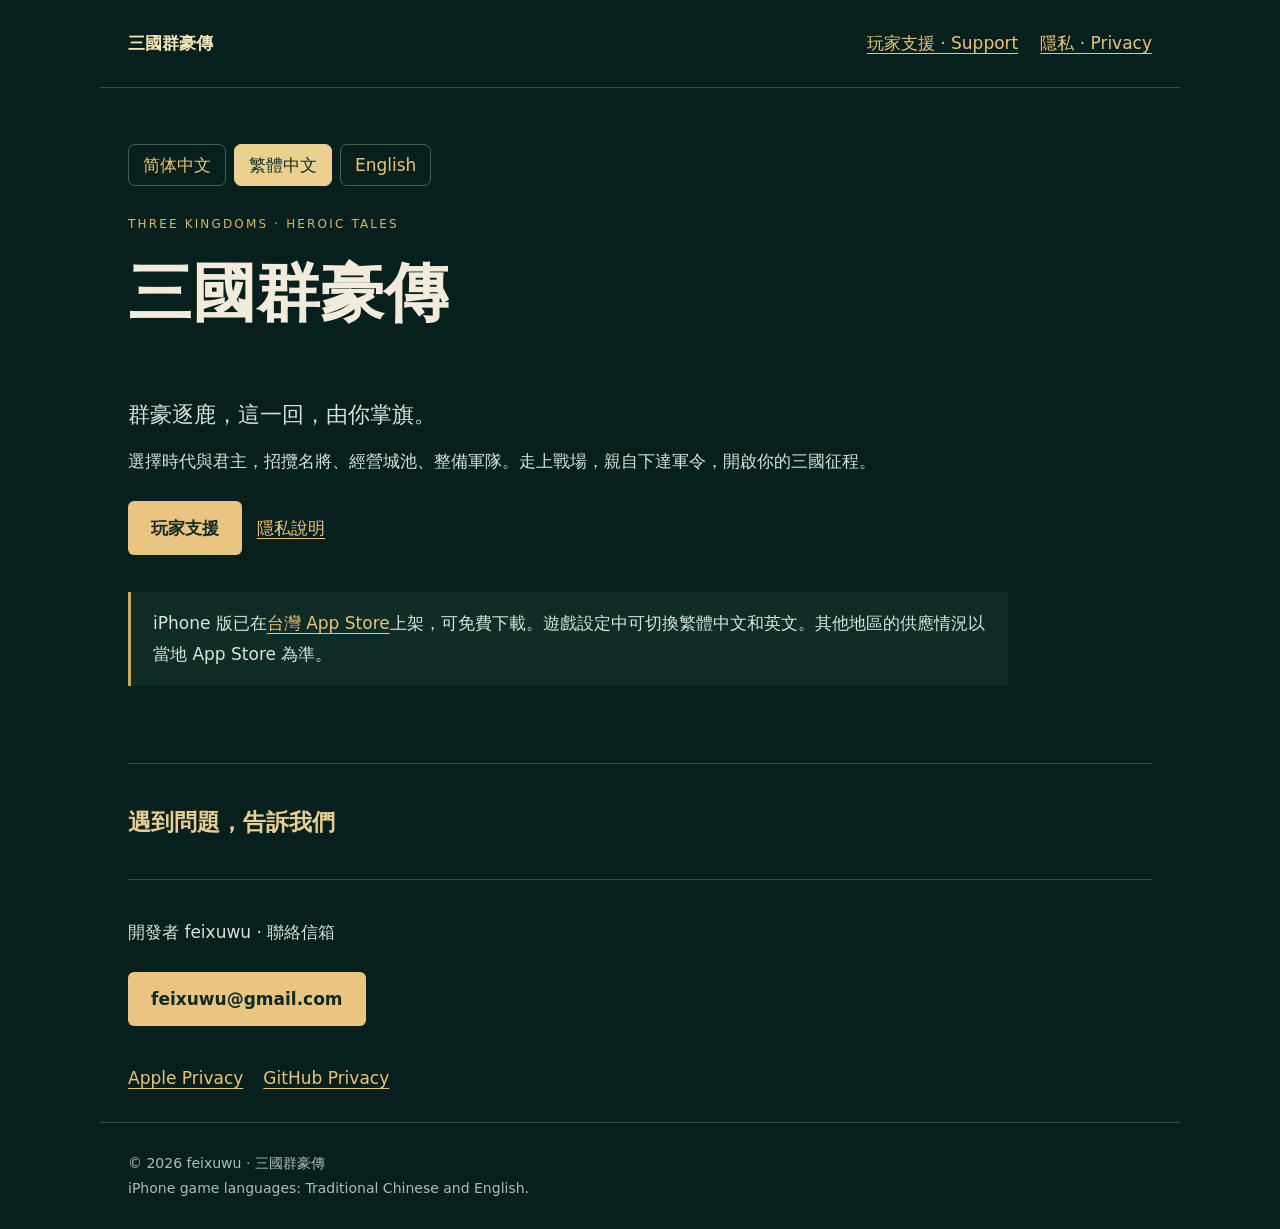
<file: index.html>
<!doctype html><html lang="zh-Hant"><head><meta charset="utf-8"><meta name="viewport" content="width=device-width,initial-scale=1"><meta name="description" content="三國群豪傳 / Three Kingdoms: Heroic Tales — official player support and privacy information. iPhone game languages: Traditional Chinese and English."><title>三國群豪傳 · 玩家支援</title><link rel="stylesheet" href="site.css"><script defer src="site.js"></script></head><body><header><a class="brand" href="index.html" data-nav>三國群豪傳</a><nav><a href="support.html" data-nav>玩家支援 · Support</a><a href="privacy.html" data-nav>隱私 · Privacy</a></nav></header><main><div class="languages" aria-label="Website language">
<a data-choice="zh-Hans" href="index.html?lang=zh-Hans">简体中文</a>
<a data-choice="zh-Hant" href="index.html?lang=zh-Hant">繁體中文</a>
<a data-choice="en-US" href="index.html?lang=en-US">English</a>
</div>
<section lang="zh-Hans" data-language="zh-Hans" data-title="三国群豪传 · 三国群豪传">
<div class="eyebrow">THREE KINGDOMS · HEROIC TALES</div><h1>三国群豪传</h1>
<div class="hero"><p class="lead">群豪逐鹿，这一回，由你掌旗。</p><p>选择时代与君主，招揽名将、经营城池、整备军队。走上战场，亲自下达军令，开启你的三国征程。</p><a class="button" href="support.html?lang=zh-Hans">玩家支持</a><a href="privacy.html?lang=zh-Hans">隐私说明</a><p class="notice">iPhone 版已在<a href="https://apps.apple.com/tw/app/%E4%B8%89%E5%9C%8B%E7%BE%A4%E8%B1%AA%E5%82%B3/id6826643461">台湾 App Store</a>上架，可免费下载。游戏设置中可切换繁体中文和英文。其他地区的可用性以当地 App Store 为准。</p></div><h2>遇到问题，告诉我们</h2>
<div class="contact"><p>开发者 feixuwu · 联系邮箱</p><a class="button" href="mailto:feixuwu@gmail.com">feixuwu@gmail.com</a></div></section>
<section lang="zh-Hant" data-language="zh-Hant" data-title="三國群豪傳 · 三國群豪傳">
<div class="eyebrow">THREE KINGDOMS · HEROIC TALES</div><h1>三國群豪傳</h1>
<div class="hero"><p class="lead">群豪逐鹿，這一回，由你掌旗。</p><p>選擇時代與君主，招攬名將、經營城池、整備軍隊。走上戰場，親自下達軍令，開啟你的三國征程。</p><a class="button" href="support.html?lang=zh-Hant">玩家支援</a><a href="privacy.html?lang=zh-Hant">隱私說明</a><p class="notice">iPhone 版已在<a href="https://apps.apple.com/tw/app/%E4%B8%89%E5%9C%8B%E7%BE%A4%E8%B1%AA%E5%82%B3/id6826643461">台灣 App Store</a>上架，可免費下載。遊戲設定中可切換繁體中文和英文。其他地區的供應情況以當地 App Store 為準。</p></div><h2>遇到問題，告訴我們</h2>
<div class="contact"><p>開發者 feixuwu · 聯絡信箱</p><a class="button" href="mailto:feixuwu@gmail.com">feixuwu@gmail.com</a></div></section>
<section lang="en-US" data-language="en-US" data-title="Three Kingdoms: Heroic Tales · Three Kingdoms: Heroic Tales">
<div class="eyebrow">THREE KINGDOMS · HEROIC TALES</div><h1>Three Kingdoms: Heroic Tales</h1>
<div class="hero"><p class="lead">Rival warlords. Your campaign to lead.</p><p>Choose an era and a ruler. Recruit officers, develop cities and prepare an army. Take command on the battlefield and make each campaign your own.</p><a class="button" href="support.html?lang=en-US">Player support</a><a href="privacy.html?lang=en-US">Privacy</a><p class="notice">The iPhone version is available as a free download on the <a href="https://apps.apple.com/tw/app/%E4%B8%89%E5%9C%8B%E7%BE%A4%E8%B1%AA%E5%82%B3/id6826643461">Taiwan App Store</a>. Switch between Traditional Chinese and English in the game settings. Availability in other regions depends on your local App Store.</p></div><h2>Let us help you get back to your campaign</h2>
<div class="contact"><p>Developer feixuwu · Contact</p><a class="button" href="mailto:feixuwu@gmail.com">feixuwu@gmail.com</a></div></section>
<div class="links"><a href="https://www.apple.com/legal/privacy/">Apple Privacy</a><a href="https://docs.github.com/en/site-policy/privacy-policies/github-general-privacy-statement">GitHub Privacy</a></div></main><footer>© 2026 feixuwu · 三國群豪傳<br>iPhone game languages: Traditional Chinese and English.</footer></body></html>
</file>
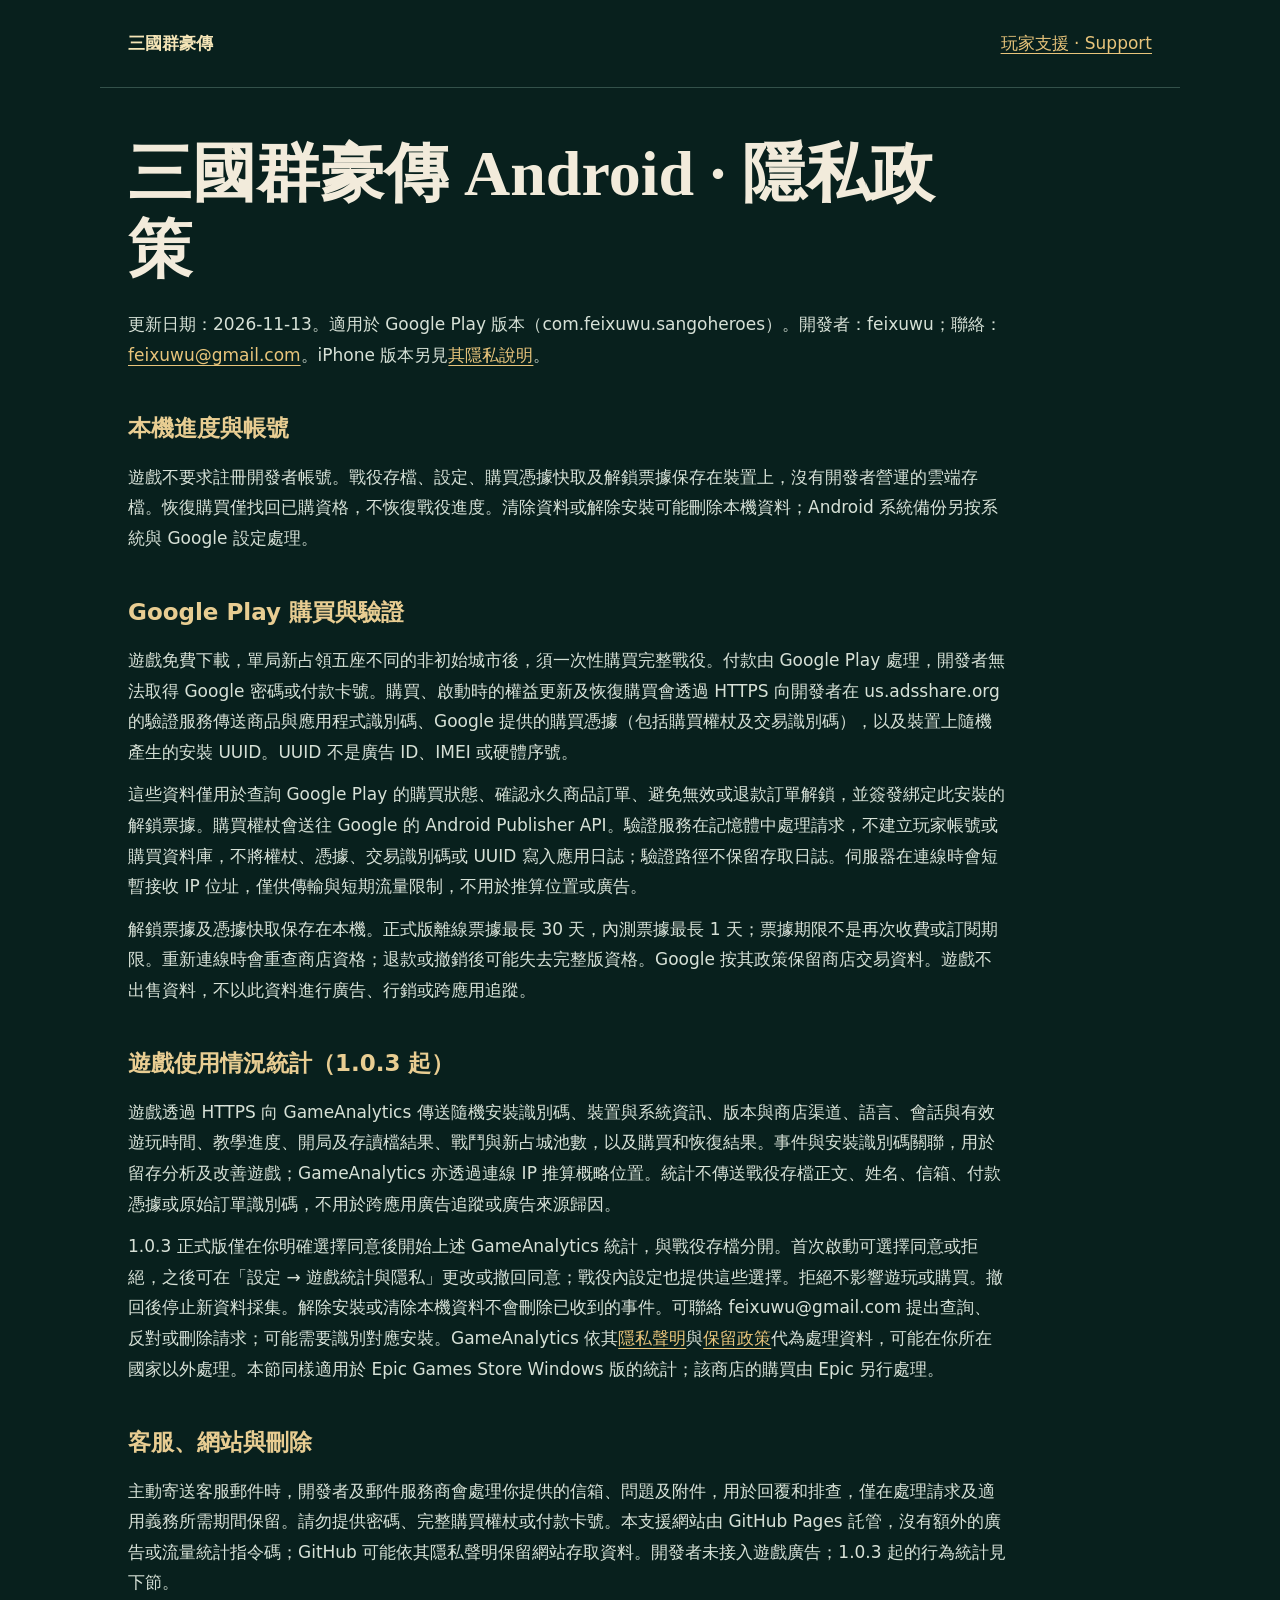
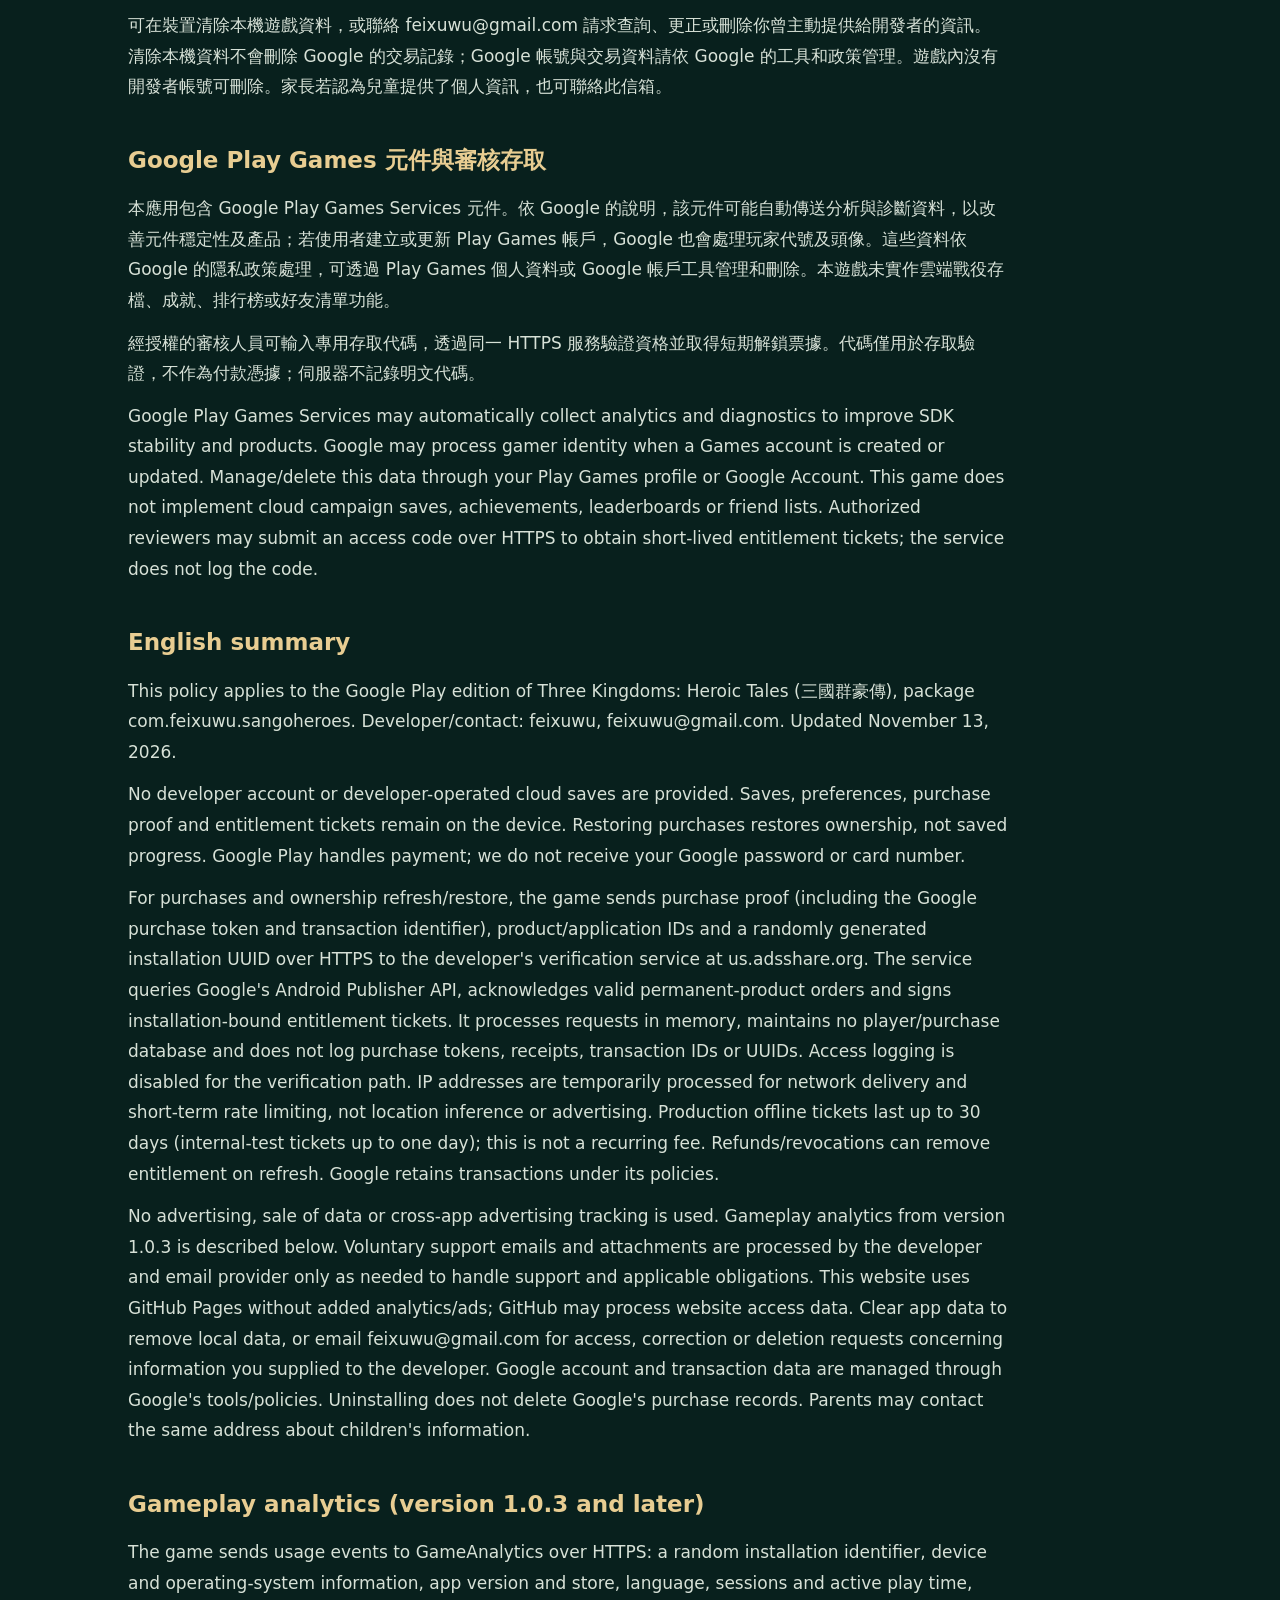
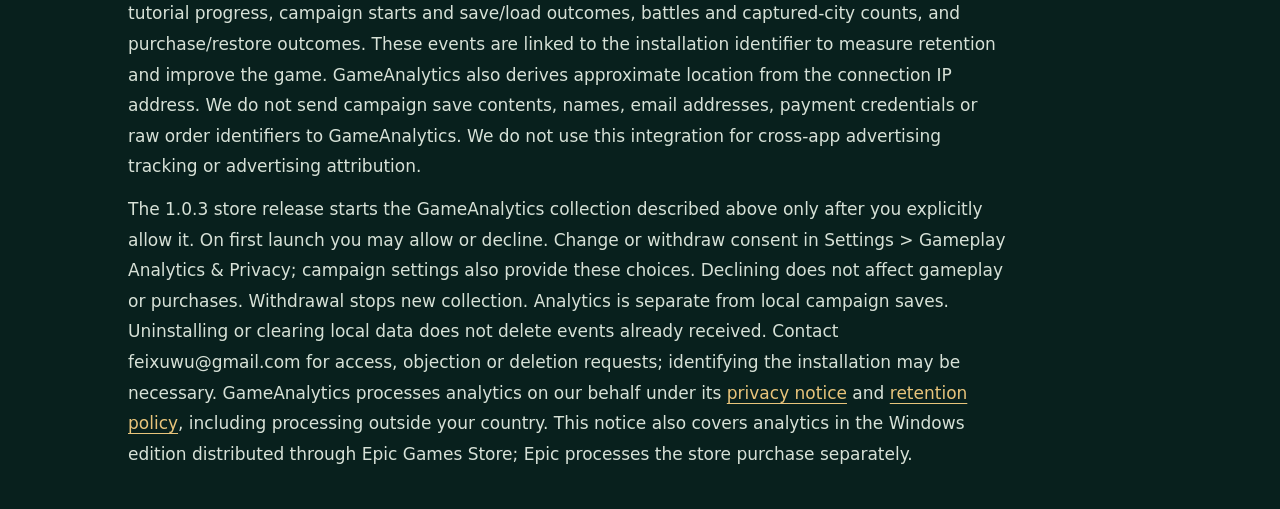
<file: privacy-android.html>
<!doctype html>
<html lang="zh-Hant"><head><meta charset="utf-8"><meta name="viewport" content="width=device-width,initial-scale=1"><title>三國群豪傳 Android · 隱私政策</title><link rel="stylesheet" href="site.css"></head>
<body><header><a class="brand" href="index.html">三國群豪傳</a><nav><a href="support.html">玩家支援 · Support</a></nav></header><main><article class="article">
<h1>三國群豪傳 Android · 隱私政策</h1><p>更新日期：2026-11-13。適用於 Google Play 版本（com.feixuwu.sangoheroes）。開發者：feixuwu；聯絡：<a href="mailto:feixuwu@gmail.com">feixuwu@gmail.com</a>。iPhone 版本另見<a href="privacy.html">其隱私說明</a>。</p>
<h2>本機進度與帳號</h2><p>遊戲不要求註冊開發者帳號。戰役存檔、設定、購買憑據快取及解鎖票據保存在裝置上，沒有開發者營運的雲端存檔。恢復購買僅找回已購資格，不恢復戰役進度。清除資料或解除安裝可能刪除本機資料；Android 系統備份另按系統與 Google 設定處理。</p>
<h2>Google Play 購買與驗證</h2><p>遊戲免費下載，單局新占領五座不同的非初始城市後，須一次性購買完整戰役。付款由 Google Play 處理，開發者無法取得 Google 密碼或付款卡號。購買、啟動時的權益更新及恢復購買會透過 HTTPS 向開發者在 us.adsshare.org 的驗證服務傳送商品與應用程式識別碼、Google 提供的購買憑據（包括購買權杖及交易識別碼），以及裝置上隨機產生的安裝 UUID。UUID 不是廣告 ID、IMEI 或硬體序號。</p>
<p>這些資料僅用於查詢 Google Play 的購買狀態、確認永久商品訂單、避免無效或退款訂單解鎖，並簽發綁定此安裝的解鎖票據。購買權杖會送往 Google 的 Android Publisher API。驗證服務在記憶體中處理請求，不建立玩家帳號或購買資料庫，不將權杖、憑據、交易識別碼或 UUID 寫入應用日誌；驗證路徑不保留存取日誌。伺服器在連線時會短暫接收 IP 位址，僅供傳輸與短期流量限制，不用於推算位置或廣告。</p>
<p>解鎖票據及憑據快取保存在本機。正式版離線票據最長 30 天，內測票據最長 1 天；票據期限不是再次收費或訂閱期限。重新連線時會重查商店資格；退款或撤銷後可能失去完整版資格。Google 按其政策保留商店交易資料。遊戲不出售資料，不以此資料進行廣告、行銷或跨應用追蹤。</p>
<h2>遊戲使用情況統計（1.0.3 起）</h2><p>遊戲透過 HTTPS 向 GameAnalytics 傳送隨機安裝識別碼、裝置與系統資訊、版本與商店渠道、語言、會話與有效遊玩時間、教學進度、開局及存讀檔結果、戰鬥與新占城池數，以及購買和恢復結果。事件與安裝識別碼關聯，用於留存分析及改善遊戲；GameAnalytics 亦透過連線 IP 推算概略位置。統計不傳送戰役存檔正文、姓名、信箱、付款憑據或原始訂單識別碼，不用於跨應用廣告追蹤或廣告來源歸因。</p><p>1.0.3 正式版僅在你明確選擇同意後開始上述 GameAnalytics 統計，與戰役存檔分開。首次啟動可選擇同意或拒絕，之後可在「設定 → 遊戲統計與隱私」更改或撤回同意；戰役內設定也提供這些選擇。拒絕不影響遊玩或購買。撤回後停止新資料採集。解除安裝或清除本機資料不會刪除已收到的事件。可聯絡 feixuwu@gmail.com 提出查詢、反對或刪除請求；可能需要識別對應安裝。GameAnalytics 依其<a href="https://www.gameanalytics.com/trust/privacy-notice">隱私聲明</a>與<a href="https://www.gameanalytics.com/trust/data-retention-and-deletion-policy">保留政策</a>代為處理資料，可能在你所在國家以外處理。本節同樣適用於 Epic Games Store Windows 版的統計；該商店的購買由 Epic 另行處理。</p>
<h2>客服、網站與刪除</h2><p>主動寄送客服郵件時，開發者及郵件服務商會處理你提供的信箱、問題及附件，用於回覆和排查，僅在處理請求及適用義務所需期間保留。請勿提供密碼、完整購買權杖或付款卡號。本支援網站由 GitHub Pages 託管，沒有額外的廣告或流量統計指令碼；GitHub 可能依其隱私聲明保留網站存取資料。開發者未接入遊戲廣告；1.0.3 起的行為統計見下節。</p>
<p>可在裝置清除本機遊戲資料，或聯絡 feixuwu@gmail.com 請求查詢、更正或刪除你曾主動提供給開發者的資訊。清除本機資料不會刪除 Google 的交易記錄；Google 帳號與交易資料請依 Google 的工具和政策管理。遊戲內沒有開發者帳號可刪除。家長若認為兒童提供了個人資訊，也可聯絡此信箱。</p>
<h2>Google Play Games 元件與審核存取</h2><p>本應用包含 Google Play Games Services 元件。依 Google 的說明，該元件可能自動傳送分析與診斷資料，以改善元件穩定性及產品；若使用者建立或更新 Play Games 帳戶，Google 也會處理玩家代號及頭像。這些資料依 Google 的隱私政策處理，可透過 Play Games 個人資料或 Google 帳戶工具管理和刪除。本遊戲未實作雲端戰役存檔、成就、排行榜或好友清單功能。</p><p>經授權的審核人員可輸入專用存取代碼，透過同一 HTTPS 服務驗證資格並取得短期解鎖票據。代碼僅用於存取驗證，不作為付款憑據；伺服器不記錄明文代碼。</p><p>Google Play Games Services may automatically collect analytics and diagnostics to improve SDK stability and products. Google may process gamer identity when a Games account is created or updated. Manage/delete this data through your Play Games profile or Google Account. This game does not implement cloud campaign saves, achievements, leaderboards or friend lists. Authorized reviewers may submit an access code over HTTPS to obtain short-lived entitlement tickets; the service does not log the code.</p><h2>English summary</h2><p>This policy applies to the Google Play edition of Three Kingdoms: Heroic Tales (三國群豪傳), package com.feixuwu.sangoheroes. Developer/contact: feixuwu, feixuwu@gmail.com. Updated November 13, 2026.</p>
<p>No developer account or developer-operated cloud saves are provided. Saves, preferences, purchase proof and entitlement tickets remain on the device. Restoring purchases restores ownership, not saved progress. Google Play handles payment; we do not receive your Google password or card number.</p>
<p>For purchases and ownership refresh/restore, the game sends purchase proof (including the Google purchase token and transaction identifier), product/application IDs and a randomly generated installation UUID over HTTPS to the developer's verification service at us.adsshare.org. The service queries Google's Android Publisher API, acknowledges valid permanent-product orders and signs installation-bound entitlement tickets. It processes requests in memory, maintains no player/purchase database and does not log purchase tokens, receipts, transaction IDs or UUIDs. Access logging is disabled for the verification path. IP addresses are temporarily processed for network delivery and short-term rate limiting, not location inference or advertising. Production offline tickets last up to 30 days (internal-test tickets up to one day); this is not a recurring fee. Refunds/revocations can remove entitlement on refresh. Google retains transactions under its policies.</p>
<p>No advertising, sale of data or cross-app advertising tracking is used. Gameplay analytics from version 1.0.3 is described below. Voluntary support emails and attachments are processed by the developer and email provider only as needed to handle support and applicable obligations. This website uses GitHub Pages without added analytics/ads; GitHub may process website access data. Clear app data to remove local data, or email feixuwu@gmail.com for access, correction or deletion requests concerning information you supplied to the developer. Google account and transaction data are managed through Google's tools/policies. Uninstalling does not delete Google's purchase records. Parents may contact the same address about children's information.</p>
<h2>Gameplay analytics (version 1.0.3 and later)</h2><p>The game sends usage events to GameAnalytics over HTTPS: a random installation identifier, device and operating-system information, app version and store, language, sessions and active play time, tutorial progress, campaign starts and save/load outcomes, battles and captured-city counts, and purchase/restore outcomes. These events are linked to the installation identifier to measure retention and improve the game. GameAnalytics also derives approximate location from the connection IP address. We do not send campaign save contents, names, email addresses, payment credentials or raw order identifiers to GameAnalytics. We do not use this integration for cross-app advertising tracking or advertising attribution.</p><p>The 1.0.3 store release starts the GameAnalytics collection described above only after you explicitly allow it. On first launch you may allow or decline. Change or withdraw consent in Settings > Gameplay Analytics & Privacy; campaign settings also provide these choices. Declining does not affect gameplay or purchases. Withdrawal stops new collection. Analytics is separate from local campaign saves. Uninstalling or clearing local data does not delete events already received. Contact feixuwu@gmail.com for access, objection or deletion requests; identifying the installation may be necessary. GameAnalytics processes analytics on our behalf under its <a href="https://www.gameanalytics.com/trust/privacy-notice">privacy notice</a> and <a href="https://www.gameanalytics.com/trust/data-retention-and-deletion-policy">retention policy</a>, including processing outside your country. This notice also covers analytics in the Windows edition distributed through Epic Games Store; Epic processes the store purchase separately.</p>
</article></main></body></html>
</file>
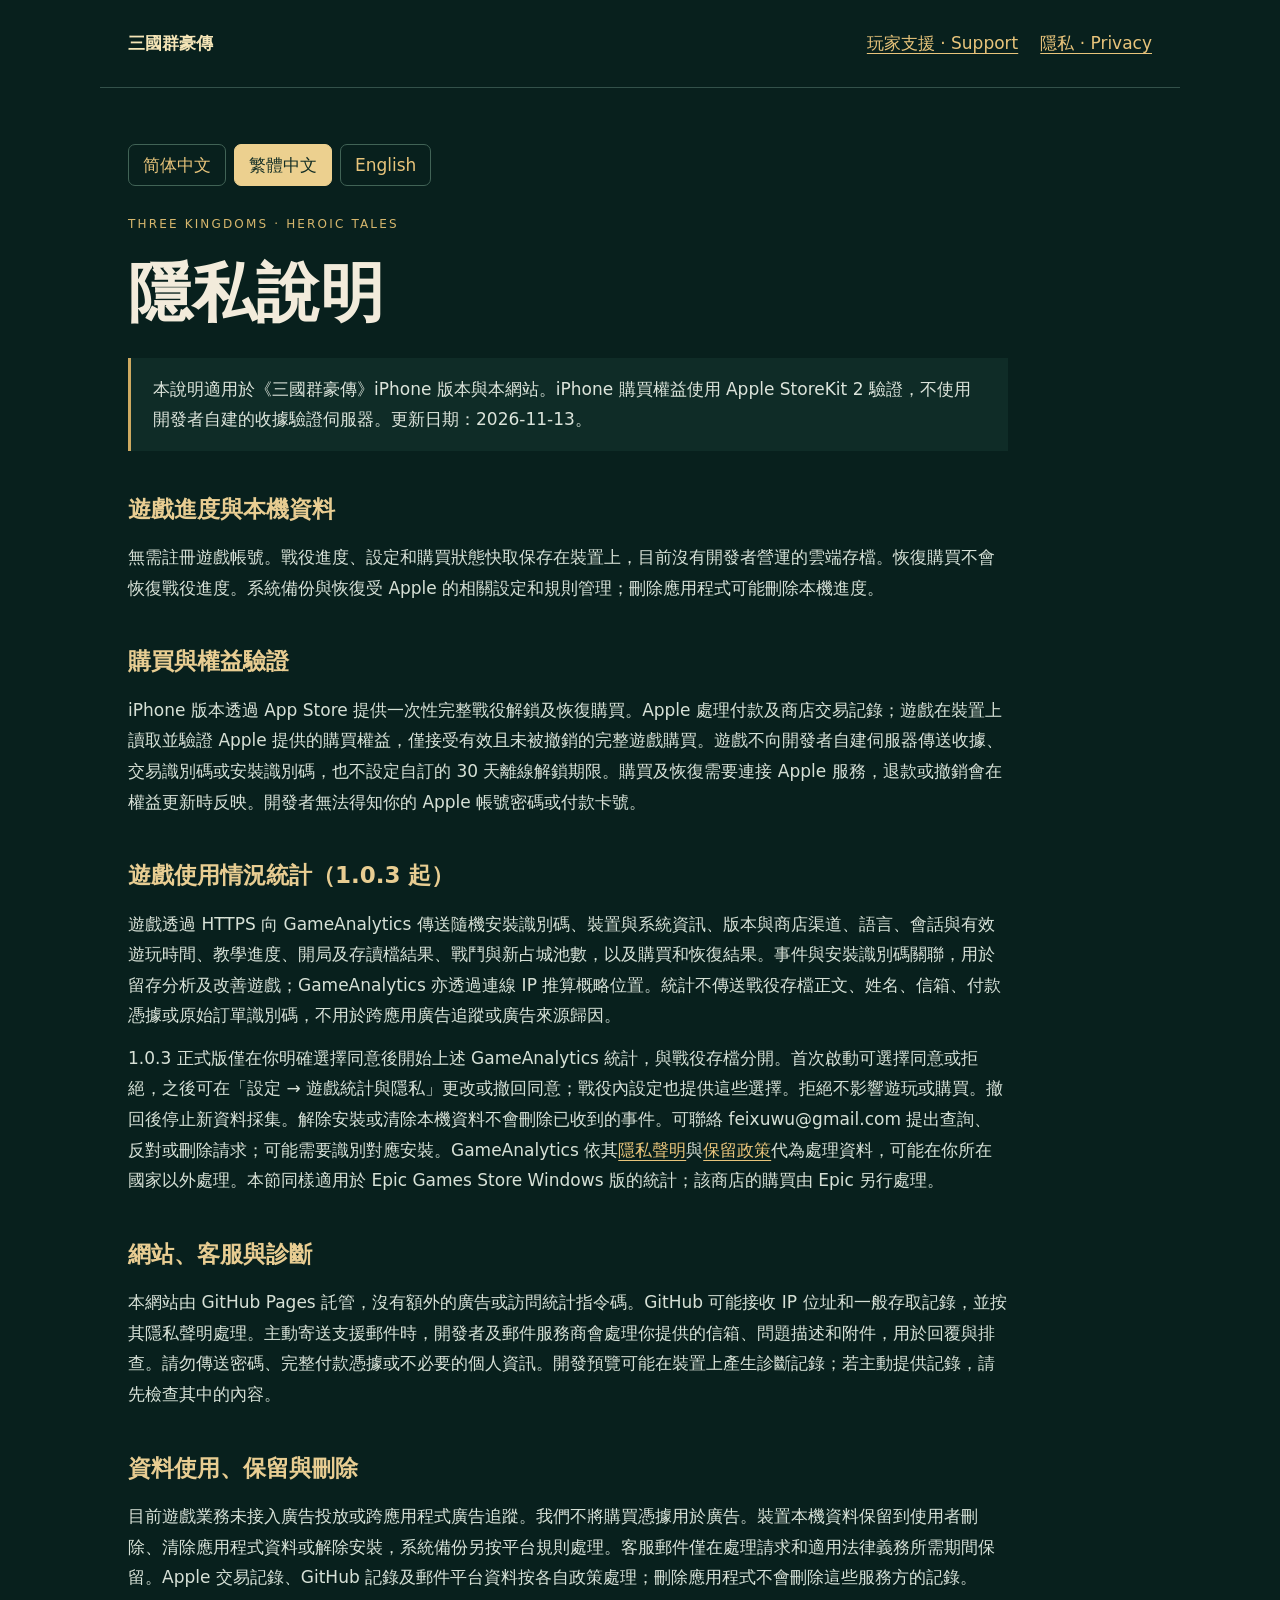
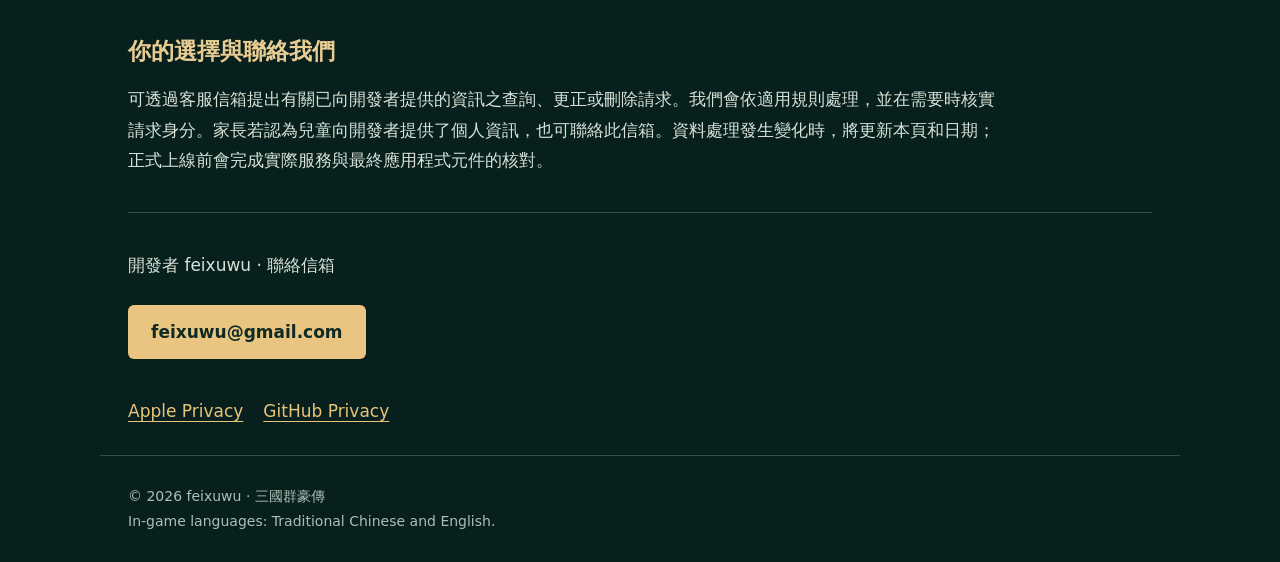
<file: privacy.html>
<!doctype html><html lang="zh-Hant"><head><meta charset="utf-8"><meta name="viewport" content="width=device-width,initial-scale=1"><meta name="description" content="三國群豪傳 / Three Kingdoms: Heroic Tales — official player support and privacy information. In-game language: Traditional Chinese."><title>三國群豪傳 · 玩家支援</title><link rel="stylesheet" href="site.css"><script defer src="site.js"></script></head><body><header><a class="brand" href="index.html" data-nav>三國群豪傳</a><nav><a href="support.html" data-nav>玩家支援 · Support</a><a href="privacy.html" data-nav>隱私 · Privacy</a></nav></header><main><div class="languages" aria-label="Website language">
<a data-choice="zh-Hans" href="privacy.html?lang=zh-Hans">简体中文</a>
<a data-choice="zh-Hant" href="privacy.html?lang=zh-Hant">繁體中文</a>
<a data-choice="en-US" href="privacy.html?lang=en-US">English</a>
</div>
<section lang="zh-Hans" data-language="zh-Hans" data-title="三国群豪传 · 隐私说明">
<div class="eyebrow">THREE KINGDOMS · HEROIC TALES</div><h1>隐私说明</h1>
<p class="notice">本说明适用于《三国群豪传》iPhone 版本及本网站。iPhone 购买权益使用 Apple StoreKit 2 验证，不使用开发者自建的收据验证服务器。更新日期：2026-11-13。</p><article class="article">
<h2>游戏进度与本地数据</h2>
<p>无需注册游戏账号。战役进度、设置和购买状态缓存保存在设备上，当前没有开发者运营的云存档。恢复购买不会恢复战役进度。系统备份与恢复受 Apple 的相关设置和规则管理；删除应用可能删除本地进度。</p>
<h2>购买与权益验证</h2>
<p>iPhone 版本通过 App Store 提供一次性完整战役解锁及恢复购买。Apple 处理支付和商店交易记录；游戏在设备上读取并验证 Apple 提供的购买权益，仅接受有效且未被撤销的完整游戏购买。游戏不向开发者自建服务器发送收据、交易标识或安装标识，也不设置自定义的 30 天离线解锁期限。购买及恢复需要连接 Apple 服务，退款或撤销会在权益刷新时反映。开发者无法获知你的 Apple 账户密码或付款卡号。</p>
<h2>游戏使用情况统计（1.0.3 起）</h2><p>游戏通过 HTTPS 向 GameAnalytics 发送随机安装标识、设备与系统信息、版本与商店渠道、语言、会话与有效游玩时间、教学进度、开局及存读档结果、战斗与新占城池数，以及购买和恢复结果。事件与安装标识关联，用于留存分析及改善游戏；GameAnalytics 也通过连接 IP 推算大致位置。统计不发送战役存档正文、姓名、邮箱、付款凭据或原始订单标识，不用于跨应用广告追踪或广告来源归因。</p><p>1.0.3 正式版仅在你明确选择同意后开始上述 GameAnalytics 统计，与战役存档分开。首次启动可选择同意或拒绝，之后可在“设置 → 游戏统计与隐私”更改或撤回同意；战役内设置也提供这些选择。拒绝不影响游玩或购买。撤回后停止新数据采集。卸载或清除本地数据不会删除已收到的事件。可联系 feixuwu@gmail.com 提出查询、反对或删除请求；可能需要识别对应安装。GameAnalytics 按其<a href="https://www.gameanalytics.com/trust/privacy-notice">隐私说明</a>与<a href="https://www.gameanalytics.com/trust/data-retention-and-deletion-policy">保留政策</a>代为处理数据，可能在你所在国家以外处理。本节也适用于 Epic Games Store Windows 版的统计；该商店的购买由 Epic 单独处理。</p>
<h2>网站、客服与诊断</h2>
<p>本网站由 GitHub Pages 托管，没有额外的广告或访问统计脚本。GitHub 可能接收 IP 地址和常规访问日志，并按其隐私声明处理。主动发送支持邮件时，开发者及邮件服务商会处理你提供的邮箱、问题描述和附件，用于回复与排查。请勿发送密码、完整支付凭据或不必要的个人信息。开发预览可能在设备上生成诊断日志；如果你主动提供日志，请先检查其中的内容。</p>
<h2>数据使用、保留与删除</h2>
<p>当前游戏业务未接入广告投放或跨应用广告追踪。我们不将购买凭据用于广告。设备本地数据保留到用户删除、清除应用数据或卸载，系统备份另按平台规则处理。客服邮件仅在处理请求和适用法律义务所需期间保留。Apple 交易记录、GitHub 日志及邮件平台的数据按各自政策处理；删除应用不会删除这些服务方的记录。</p>
<h2>你的选择与联系我们</h2>
<p>可通过客服邮箱提出有关已向开发者提供的信息的查询、更正或删除请求。我们会根据适用规则处理，并在需要时核实请求身份。家长若认为儿童向开发者提供了个人信息，也可联系此邮箱。数据处理发生变化时，将更新本页和日期；正式上线前会完成实际服务和最终应用组件的核对。</p>
</article>
<div class="contact"><p>开发者 feixuwu · 联系邮箱</p><a class="button" href="mailto:feixuwu@gmail.com">feixuwu@gmail.com</a></div></section>
<section lang="zh-Hant" data-language="zh-Hant" data-title="三國群豪傳 · 隱私說明">
<div class="eyebrow">THREE KINGDOMS · HEROIC TALES</div><h1>隱私說明</h1>
<p class="notice">本說明適用於《三國群豪傳》iPhone 版本與本網站。iPhone 購買權益使用 Apple StoreKit 2 驗證，不使用開發者自建的收據驗證伺服器。更新日期：2026-11-13。</p><article class="article">
<h2>遊戲進度與本機資料</h2>
<p>無需註冊遊戲帳號。戰役進度、設定和購買狀態快取保存在裝置上，目前沒有開發者營運的雲端存檔。恢復購買不會恢復戰役進度。系統備份與恢復受 Apple 的相關設定和規則管理；刪除應用程式可能刪除本機進度。</p>
<h2>購買與權益驗證</h2>
<p>iPhone 版本透過 App Store 提供一次性完整戰役解鎖及恢復購買。Apple 處理付款及商店交易記錄；遊戲在裝置上讀取並驗證 Apple 提供的購買權益，僅接受有效且未被撤銷的完整遊戲購買。遊戲不向開發者自建伺服器傳送收據、交易識別碼或安裝識別碼，也不設定自訂的 30 天離線解鎖期限。購買及恢復需要連接 Apple 服務，退款或撤銷會在權益更新時反映。開發者無法得知你的 Apple 帳號密碼或付款卡號。</p>
<h2>遊戲使用情況統計（1.0.3 起）</h2><p>遊戲透過 HTTPS 向 GameAnalytics 傳送隨機安裝識別碼、裝置與系統資訊、版本與商店渠道、語言、會話與有效遊玩時間、教學進度、開局及存讀檔結果、戰鬥與新占城池數，以及購買和恢復結果。事件與安裝識別碼關聯，用於留存分析及改善遊戲；GameAnalytics 亦透過連線 IP 推算概略位置。統計不傳送戰役存檔正文、姓名、信箱、付款憑據或原始訂單識別碼，不用於跨應用廣告追蹤或廣告來源歸因。</p><p>1.0.3 正式版僅在你明確選擇同意後開始上述 GameAnalytics 統計，與戰役存檔分開。首次啟動可選擇同意或拒絕，之後可在「設定 → 遊戲統計與隱私」更改或撤回同意；戰役內設定也提供這些選擇。拒絕不影響遊玩或購買。撤回後停止新資料採集。解除安裝或清除本機資料不會刪除已收到的事件。可聯絡 feixuwu@gmail.com 提出查詢、反對或刪除請求；可能需要識別對應安裝。GameAnalytics 依其<a href="https://www.gameanalytics.com/trust/privacy-notice">隱私聲明</a>與<a href="https://www.gameanalytics.com/trust/data-retention-and-deletion-policy">保留政策</a>代為處理資料，可能在你所在國家以外處理。本節同樣適用於 Epic Games Store Windows 版的統計；該商店的購買由 Epic 另行處理。</p>
<h2>網站、客服與診斷</h2>
<p>本網站由 GitHub Pages 託管，沒有額外的廣告或訪問統計指令碼。GitHub 可能接收 IP 位址和一般存取記錄，並按其隱私聲明處理。主動寄送支援郵件時，開發者及郵件服務商會處理你提供的信箱、問題描述和附件，用於回覆與排查。請勿傳送密碼、完整付款憑據或不必要的個人資訊。開發預覽可能在裝置上產生診斷記錄；若主動提供記錄，請先檢查其中的內容。</p>
<h2>資料使用、保留與刪除</h2>
<p>目前遊戲業務未接入廣告投放或跨應用程式廣告追蹤。我們不將購買憑據用於廣告。裝置本機資料保留到使用者刪除、清除應用程式資料或解除安裝，系統備份另按平台規則處理。客服郵件僅在處理請求和適用法律義務所需期間保留。Apple 交易記錄、GitHub 記錄及郵件平台資料按各自政策處理；刪除應用程式不會刪除這些服務方的記錄。</p>
<h2>你的選擇與聯絡我們</h2>
<p>可透過客服信箱提出有關已向開發者提供的資訊之查詢、更正或刪除請求。我們會依適用規則處理，並在需要時核實請求身分。家長若認為兒童向開發者提供了個人資訊，也可聯絡此信箱。資料處理發生變化時，將更新本頁和日期；正式上線前會完成實際服務與最終應用程式元件的核對。</p>
</article>
<div class="contact"><p>開發者 feixuwu · 聯絡信箱</p><a class="button" href="mailto:feixuwu@gmail.com">feixuwu@gmail.com</a></div></section>
<section lang="en-US" data-language="en-US" data-title="Three Kingdoms: Heroic Tales · Privacy">
<div class="eyebrow">THREE KINGDOMS · HEROIC TALES</div><h1>Privacy</h1>
<p class="notice">This notice covers the iPhone version of Three Kingdoms: Heroic Tales and this website. iPhone purchase entitlements are verified with Apple StoreKit 2, without a developer-operated receipt-verification server. Updated November 13, 2026.</p><article class="article">
<h2>Campaigns and local data</h2>
<p>No game account is required. Campaign progress, settings and purchase-state caches are stored on your device. There is currently no developer-operated cloud-save service. Restoring purchases does not restore campaign saves. Operating-system backup and restoration follow Apple settings and rules. Removing the app may remove local progress.</p>
<h2>Purchases and entitlement verification</h2>
<p>The iPhone version offers a one-time full-campaign unlock and purchase restoration through the App Store. Apple handles payments and store transaction records. The game reads and verifies Apple-provided entitlements on the device and accepts only valid, non-revoked full-game purchases. It does not send receipts, transaction identifiers or installation identifiers to a developer-operated server, or impose a custom 30-day offline unlock limit. Purchase and restoration connect to Apple services. Refunds and revocations take effect when entitlement information refreshes. The developer does not receive your Apple Account password or payment-card number.</p>
<h2>Gameplay analytics (version 1.0.3 and later)</h2><p>The game sends usage events to GameAnalytics over HTTPS: a random installation identifier, device and operating-system information, app version and store, language, sessions and active play time, tutorial progress, campaign starts and save/load outcomes, battles and captured-city counts, and purchase/restore outcomes. These events are linked to the installation identifier to measure retention and improve the game. GameAnalytics also derives approximate location from the connection IP address. We do not send campaign save contents, names, email addresses, payment credentials or raw order identifiers to GameAnalytics. We do not use this integration for cross-app advertising tracking or advertising attribution.</p><p>The 1.0.3 store release starts the GameAnalytics collection described above only after you explicitly allow it. On first launch you may allow or decline. Change or withdraw consent in Settings > Gameplay Analytics & Privacy; campaign settings also provide these choices. Declining does not affect gameplay or purchases. Withdrawal stops new collection. Analytics is separate from local campaign saves. Uninstalling or clearing local data does not delete events already received. Contact feixuwu@gmail.com for access, objection or deletion requests; identifying the installation may be necessary. GameAnalytics processes analytics on our behalf under its <a href="https://www.gameanalytics.com/trust/privacy-notice">privacy notice</a> and <a href="https://www.gameanalytics.com/trust/data-retention-and-deletion-policy">retention policy</a>, including processing outside your country. This notice also covers analytics in the Windows edition distributed through Epic Games Store; Epic processes the store purchase separately.</p>
<h2>Website, support and diagnostics</h2>
<p>This website is hosted by GitHub Pages and has no additional advertising or visitor-analytics scripts. GitHub may receive IP addresses and routine access logs under its privacy statement. If you email support, the developer and email providers process the email address, issue description and attachments you choose to send in order to respond and investigate. Do not send passwords, full payment credentials or unnecessary personal information. Development previews may create diagnostic logs on the device; review logs before voluntarily sharing them.</p>
<h2>Use, retention and deletion</h2>
<p>The current game business implementation does not integrate advertising delivery or cross-app advertising tracking. We do not use purchase proof for advertising. Local data remains until you delete it, clear app data or uninstall, subject to separate operating-system backup behavior. Support emails are retained only as needed to handle your request and applicable legal obligations. Apple transaction records, GitHub logs and email-provider data follow those providers’ policies. Removing the game does not remove provider-held records.</p>
<h2>Your choices and contact</h2>
<p>Use the support email to ask about, correct or request deletion of information you have provided directly to the developer. Requests are handled under applicable rules and may require identity verification. Parents or guardians may also contact us about personal information a child has sent. Material processing changes will be reflected on this page and its update date. Actual services and final app components will be checked before launch.</p>
</article>
<div class="contact"><p>Developer feixuwu · Contact</p><a class="button" href="mailto:feixuwu@gmail.com">feixuwu@gmail.com</a></div></section>
<div class="links"><a href="https://www.apple.com/legal/privacy/">Apple Privacy</a><a href="https://docs.github.com/en/site-policy/privacy-policies/github-general-privacy-statement">GitHub Privacy</a></div></main><footer>© 2026 feixuwu · 三國群豪傳<br>In-game languages: Traditional Chinese and English.</footer></body></html>
</file>
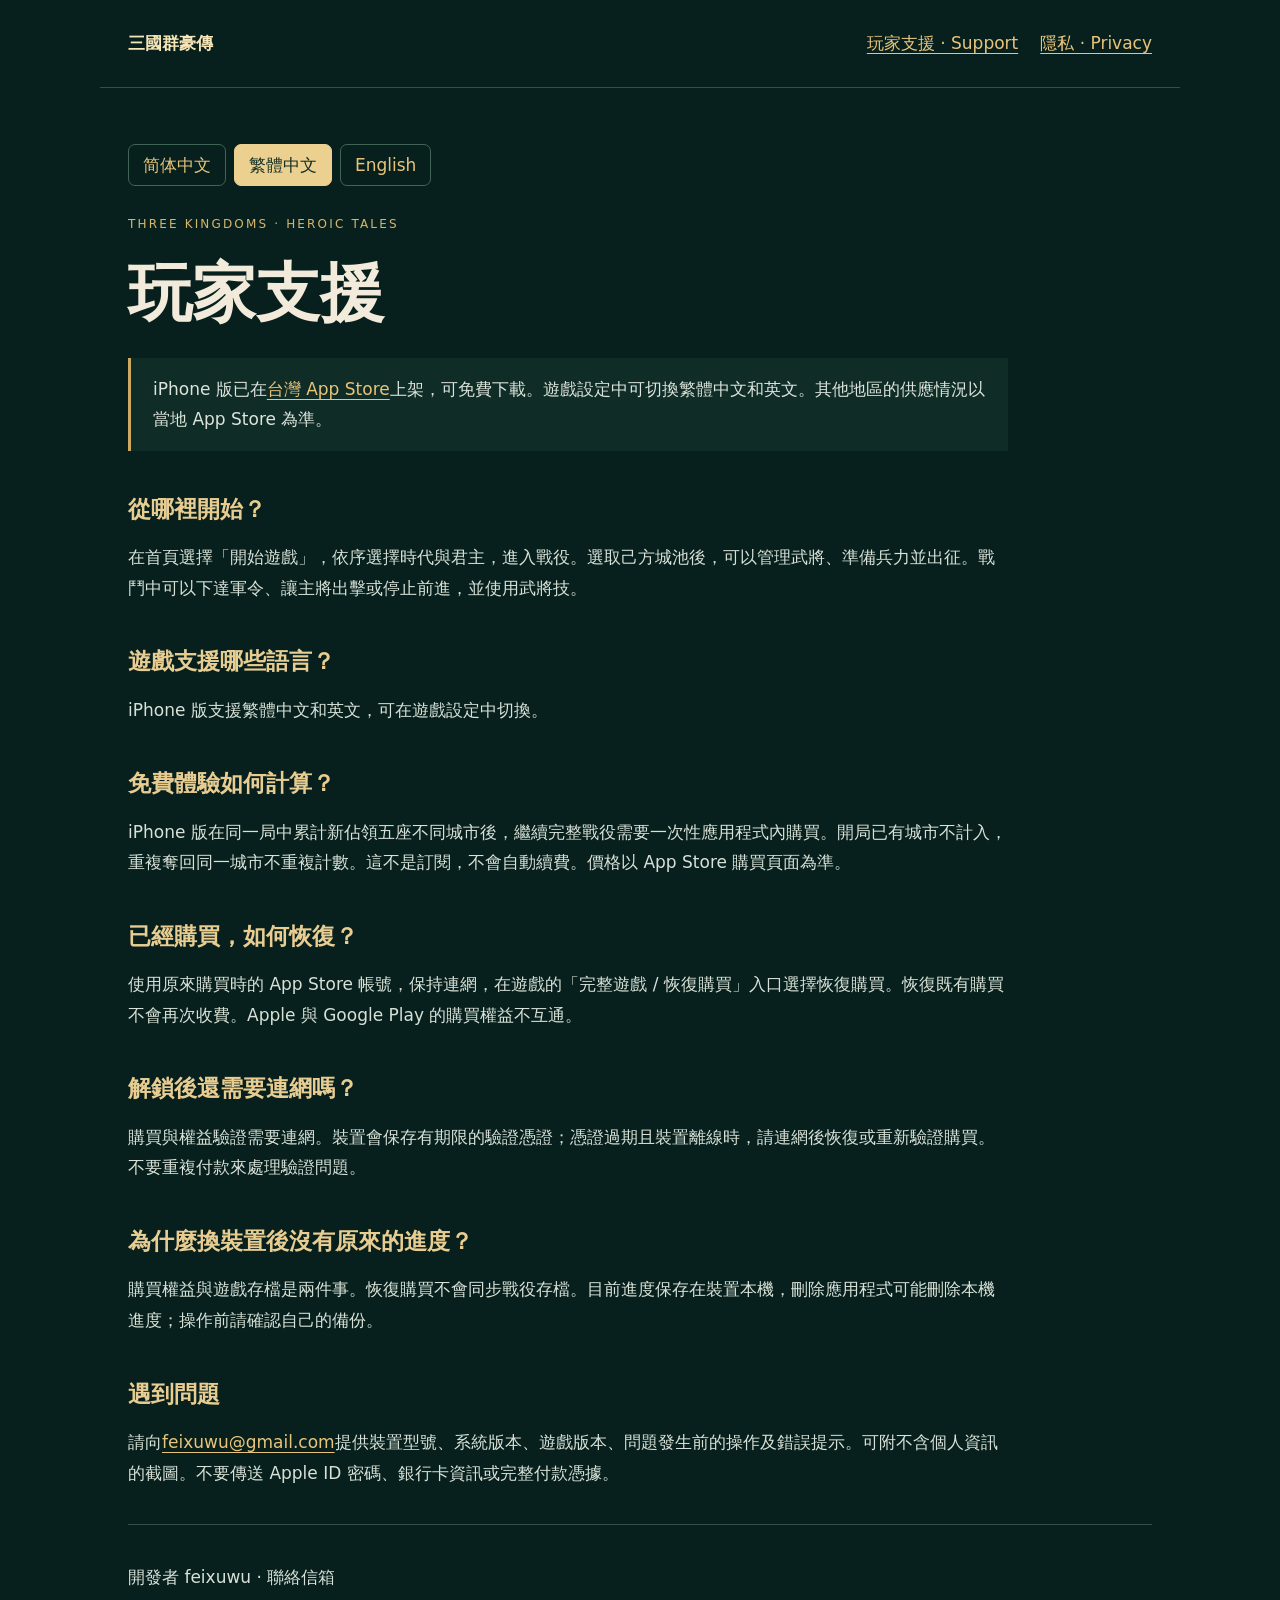
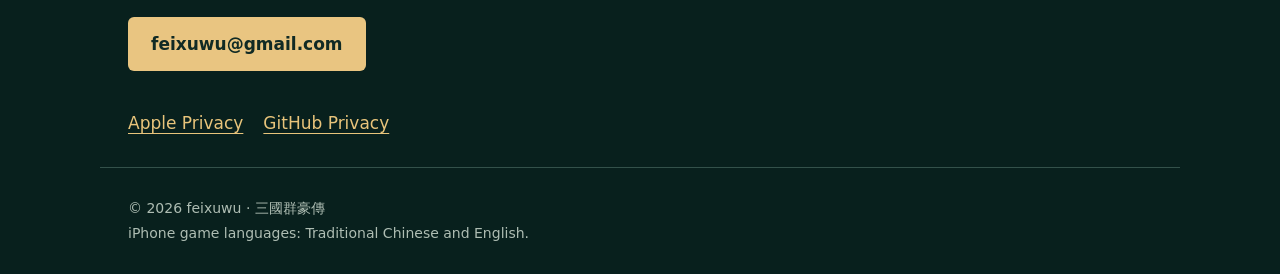
<file: support.html>
<!doctype html><html lang="zh-Hant"><head><meta charset="utf-8"><meta name="viewport" content="width=device-width,initial-scale=1"><meta name="description" content="三國群豪傳 / Three Kingdoms: Heroic Tales — official player support and privacy information. iPhone game languages: Traditional Chinese and English."><title>三國群豪傳 · 玩家支援</title><link rel="stylesheet" href="site.css"><script defer src="site.js"></script></head><body><header><a class="brand" href="index.html" data-nav>三國群豪傳</a><nav><a href="support.html" data-nav>玩家支援 · Support</a><a href="privacy.html" data-nav>隱私 · Privacy</a></nav></header><main><div class="languages" aria-label="Website language">
<a data-choice="zh-Hans" href="support.html?lang=zh-Hans">简体中文</a>
<a data-choice="zh-Hant" href="support.html?lang=zh-Hant">繁體中文</a>
<a data-choice="en-US" href="support.html?lang=en-US">English</a>
</div>
<section lang="zh-Hans" data-language="zh-Hans" data-title="三国群豪传 · 玩家支持">
<div class="eyebrow">THREE KINGDOMS · HEROIC TALES</div><h1>玩家支持</h1>
<p class="notice">iPhone 版已在<a href="https://apps.apple.com/tw/app/%E4%B8%89%E5%9C%8B%E7%BE%A4%E8%B1%AA%E5%82%B3/id6826643461">台湾 App Store</a>上架，可免费下载。游戏设置中可切换繁体中文和英文。其他地区的可用性以当地 App Store 为准。</p><article class="article">
<h2>从哪里开始？</h2>
<p>在首页选择“開始遊戲”，依次选择时代与君主，进入战役。选中己方城池后，可以管理武将、准备兵力并出征。战斗中可以下达军令、让主将出击或停止前进，并使用武将技。</p>
<h2>游戏支持哪些语言？</h2>
<p>iPhone 版支持繁体中文和英文，可在游戏设置中切换。</p>
<h2>免费体验如何计算？</h2>
<p>iPhone 版在同一局中累计新占领五座不同城市后，继续完整战役需要一次性应用内购买。开局已有城市不计入，重复夺回同一城市不重复计数。这不是订阅，不会自动续费。价格以 App Store 购买页面为准。</p>
<h2>已经购买，如何恢复？</h2>
<p>使用原来购买时的 App Store 账号，保持联网，在游戏的“完整遊戲 / 恢復購買”入口选择恢复购买。恢复既有购买不会再次收费。Apple 与 Google Play 的购买权益不互通。</p>
<h2>解锁后还需要联网吗？</h2>
<p>购买与权益验证需要联网。设备会保存有期限的验证凭证；凭证过期且设备离线时，请联网后恢复或刷新购买。不要重复付款来处理验证问题。</p>
<h2>为什么换设备后没有原来的进度？</h2>
<p>购买权益与游戏存档是两件事。恢复购买不会同步战役存档。当前进度保存在设备本地，删除应用可能删除本地进度；操作前请确认自己的备份。</p>
<h2>遇到问题</h2>
<p>请向<a href="mailto:feixuwu@gmail.com">feixuwu@gmail.com</a>发送设备型号、系统版本、游戏版本、问题出现前的操作及错误提示。可附不含个人信息的截图。不要发送 Apple ID 密码、银行卡信息或完整付款凭据。</p>
</article>
<div class="contact"><p>开发者 feixuwu · 联系邮箱</p><a class="button" href="mailto:feixuwu@gmail.com">feixuwu@gmail.com</a></div></section>
<section lang="zh-Hant" data-language="zh-Hant" data-title="三國群豪傳 · 玩家支援">
<div class="eyebrow">THREE KINGDOMS · HEROIC TALES</div><h1>玩家支援</h1>
<p class="notice">iPhone 版已在<a href="https://apps.apple.com/tw/app/%E4%B8%89%E5%9C%8B%E7%BE%A4%E8%B1%AA%E5%82%B3/id6826643461">台灣 App Store</a>上架，可免費下載。遊戲設定中可切換繁體中文和英文。其他地區的供應情況以當地 App Store 為準。</p><article class="article">
<h2>從哪裡開始？</h2>
<p>在首頁選擇「開始遊戲」，依序選擇時代與君主，進入戰役。選取己方城池後，可以管理武將、準備兵力並出征。戰鬥中可以下達軍令、讓主將出擊或停止前進，並使用武將技。</p>
<h2>遊戲支援哪些語言？</h2>
<p>iPhone 版支援繁體中文和英文，可在遊戲設定中切換。</p>
<h2>免費體驗如何計算？</h2>
<p>iPhone 版在同一局中累計新佔領五座不同城市後，繼續完整戰役需要一次性應用程式內購買。開局已有城市不計入，重複奪回同一城市不重複計數。這不是訂閱，不會自動續費。價格以 App Store 購買頁面為準。</p>
<h2>已經購買，如何恢復？</h2>
<p>使用原來購買時的 App Store 帳號，保持連網，在遊戲的「完整遊戲 / 恢復購買」入口選擇恢復購買。恢復既有購買不會再次收費。Apple 與 Google Play 的購買權益不互通。</p>
<h2>解鎖後還需要連網嗎？</h2>
<p>購買與權益驗證需要連網。裝置會保存有期限的驗證憑證；憑證過期且裝置離線時，請連網後恢復或重新驗證購買。不要重複付款來處理驗證問題。</p>
<h2>為什麼換裝置後沒有原來的進度？</h2>
<p>購買權益與遊戲存檔是兩件事。恢復購買不會同步戰役存檔。目前進度保存在裝置本機，刪除應用程式可能刪除本機進度；操作前請確認自己的備份。</p>
<h2>遇到問題</h2>
<p>請向<a href="mailto:feixuwu@gmail.com">feixuwu@gmail.com</a>提供裝置型號、系統版本、遊戲版本、問題發生前的操作及錯誤提示。可附不含個人資訊的截圖。不要傳送 Apple ID 密碼、銀行卡資訊或完整付款憑據。</p>
</article>
<div class="contact"><p>開發者 feixuwu · 聯絡信箱</p><a class="button" href="mailto:feixuwu@gmail.com">feixuwu@gmail.com</a></div></section>
<section lang="en-US" data-language="en-US" data-title="Three Kingdoms: Heroic Tales · Player support">
<div class="eyebrow">THREE KINGDOMS · HEROIC TALES</div><h1>Player support</h1>
<p class="notice">The iPhone version is available as a free download on the <a href="https://apps.apple.com/tw/app/%E4%B8%89%E5%9C%8B%E7%BE%A4%E8%B1%AA%E5%82%B3/id6826643461">Taiwan App Store</a>. Switch between Traditional Chinese and English in the game settings. Availability in other regions depends on your local App Store.</p><article class="article">
<h2>Getting started</h2>
<p>Select 開始遊戲 on the title screen, choose an era and a ruler, then start your campaign. Select one of your cities to manage officers, prepare troops and set out. In battle, issue troop orders, send your general forward or stop their advance, and use character skills.</p>
<h2>In-game language</h2>
<p>The iPhone version supports Traditional Chinese and English. You can switch languages in the game settings.</p>
<h2>Free play and the full-campaign unlock</h2>
<p>In the iPhone version, after capturing five distinct new cities in one campaign, a one-time in-app purchase is required to continue the full campaign. Starting cities do not count, and recapturing a city does not count again. This is not a subscription and does not renew automatically. Check the App Store purchase screen for the price.</p>
<h2>Restoring a purchase</h2>
<p>Connect to the internet, use the App Store account that made the purchase, and select 恢復購買 from the 完整遊戲 / 恢復購買 entry. Restoring an existing purchase does not charge you again. Apple and Google Play purchases are separate.</p>
<h2>Internet access after unlocking</h2>
<p>Purchases and entitlement verification require an internet connection. The device caches a time-limited verification ticket. If it expires while you are offline, reconnect and restore or refresh your purchase. Do not purchase again to resolve a verification error.</p>
<h2>Moving to a different device</h2>
<p>A purchase entitlement and a campaign save are separate. Restoring a purchase does not transfer campaign saves. Progress is stored on the device; deleting the app may remove local saves. Check your backup before deleting it.</p>
<h2>Contact support</h2>
<p>Email <a href="mailto:feixuwu@gmail.com">feixuwu@gmail.com</a> with your device model, operating system version, game version, the steps leading to the problem and any error message. You may attach a screenshot without personal information. Never send your Apple ID password, payment-card information or a full payment receipt.</p>
</article>
<div class="contact"><p>Developer feixuwu · Contact</p><a class="button" href="mailto:feixuwu@gmail.com">feixuwu@gmail.com</a></div></section>
<div class="links"><a href="https://www.apple.com/legal/privacy/">Apple Privacy</a><a href="https://docs.github.com/en/site-policy/privacy-policies/github-general-privacy-statement">GitHub Privacy</a></div></main><footer>© 2026 feixuwu · 三國群豪傳<br>iPhone game languages: Traditional Chinese and English.</footer></body></html>
</file>
<file: site.css>
*{box-sizing:border-box}html{background:#08201d;color:#f2ebdb}body{margin:0;font:17px/1.8 system-ui,-apple-system,"Microsoft YaHei",sans-serif}a{color:#e8c47b;text-underline-offset:4px}a:hover{color:white}header,main,footer{max-width:1080px;margin:auto;padding:28px}header{display:flex;align-items:center;justify-content:space-between;gap:24px;border-bottom:1px solid #33514a}nav{display:flex;gap:22px;flex-wrap:wrap}.brand{font-weight:700;color:#f5e5b7;text-decoration:none}.languages{display:flex;gap:8px;margin:28px 0;flex-wrap:wrap}.languages a{padding:5px 14px;border:1px solid #416356;border-radius:7px;text-decoration:none}.languages a[aria-current=true]{background:#ecd08f;color:#132e25;border-color:#ecd08f}.eyebrow{letter-spacing:.18em;text-transform:uppercase;font-size:12px;color:#d6b66d}h1{font-family:Georgia,"KaiTi",serif;font-size:clamp(34px,5vw,64px);line-height:1.2;max-width:850px;margin:20px 0}h2{font-size:23px;color:#e8cd92;margin:38px 0 12px}p{max-width:880px;margin:12px 0;color:#d7e1d7}.hero{padding:30px 0 52px;border-bottom:1px solid #33514a}.lead{font-size:22px;max-width:780px}.notice{border-left:3px solid #ceaa61;background:#0f2c27;padding:16px 22px;margin:25px 0;color:#dce4db}.button{display:inline-block;padding:12px 23px;background:#e9c581;color:#102a24;border-radius:6px;text-decoration:none;font-weight:700;margin:12px 15px 12px 0}.button:hover{color:#132e25;background:#f4dfb4}.article{max-width:880px}.links{display:flex;gap:20px;flex-wrap:wrap}.contact{padding:25px 0;border-top:1px solid #33514a;margin-top:36px}footer{font-size:14px;color:#aebdb3;border-top:1px solid #33514a}section[hidden]{display:none}.noscript{padding:20px}a:focus-visible{outline:3px solid #fff;outline-offset:4px}@media(max-width:600px){body{font-size:16px}header{align-items:start;flex-direction:column;padding:22px}main{padding:22px}.hero{padding-top:10px}h1{font-size:38px}.lead{font-size:19px}nav{gap:17px}}
</file>
